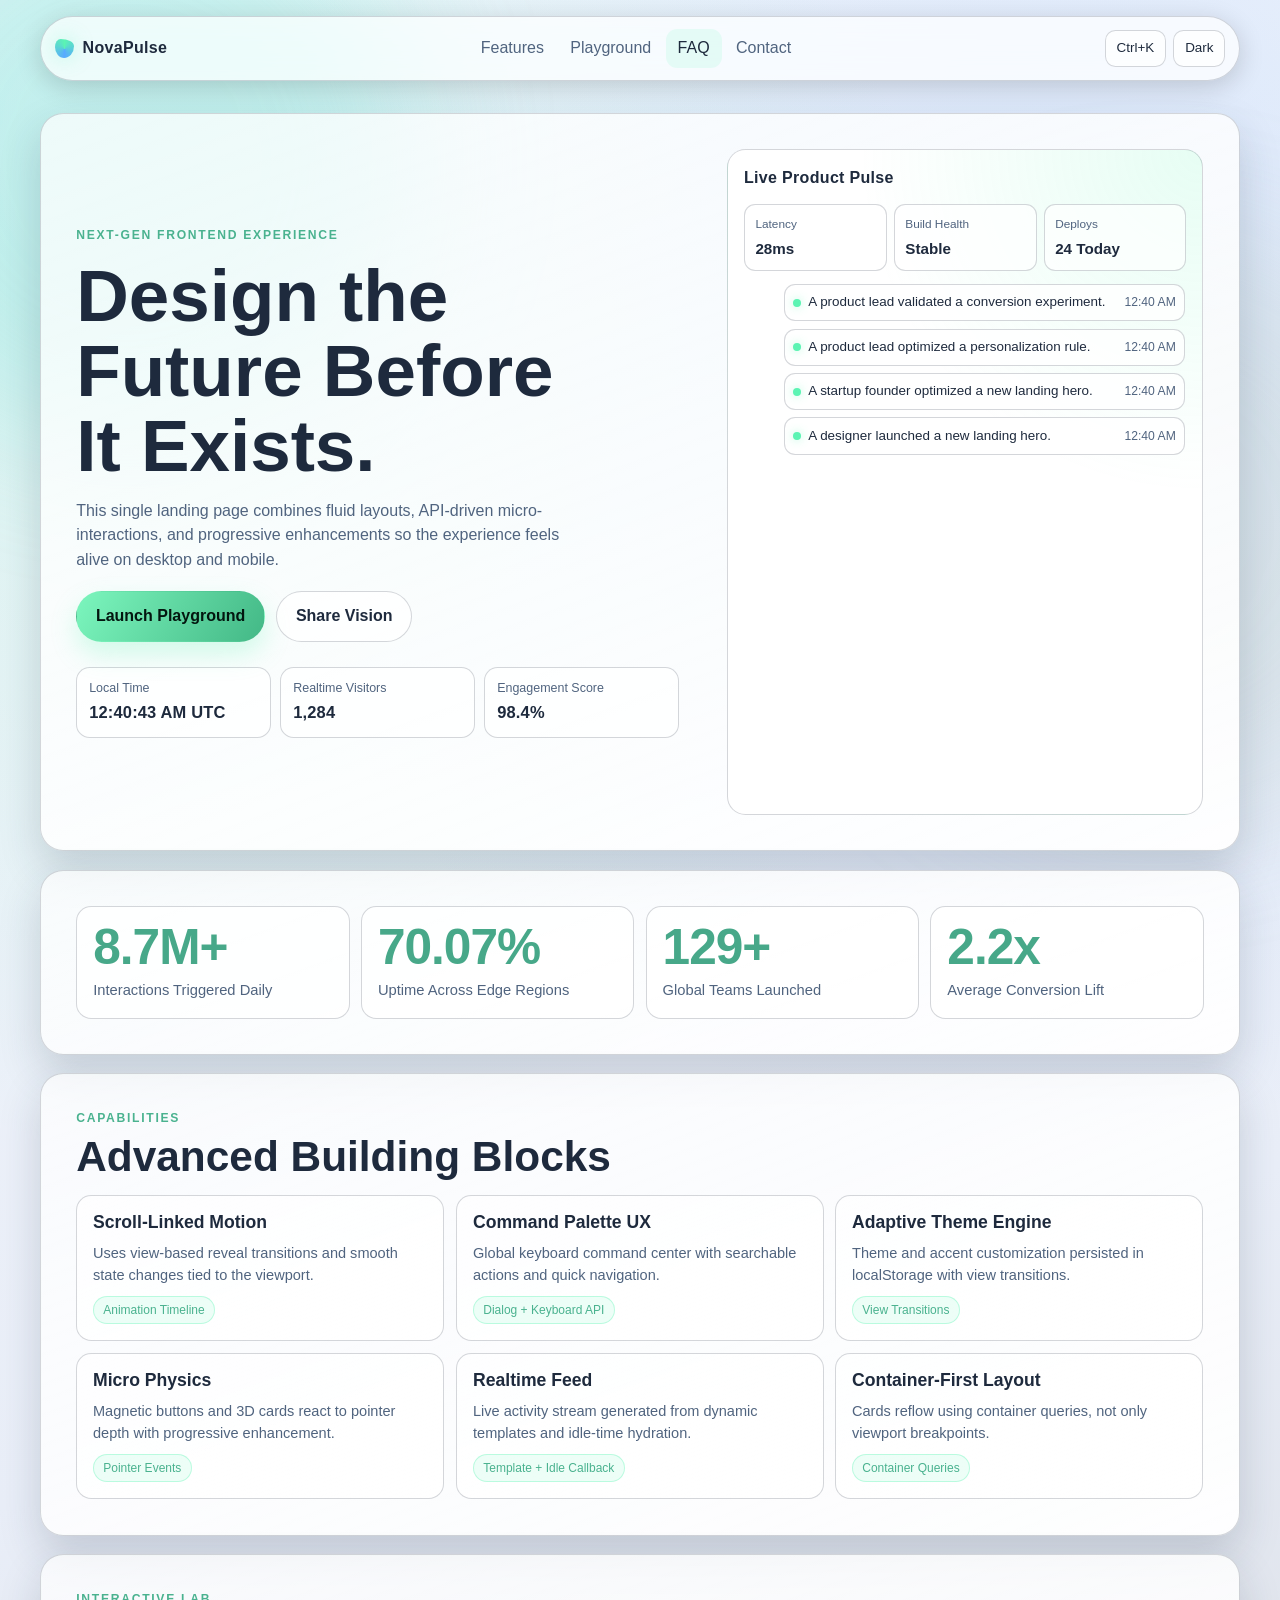
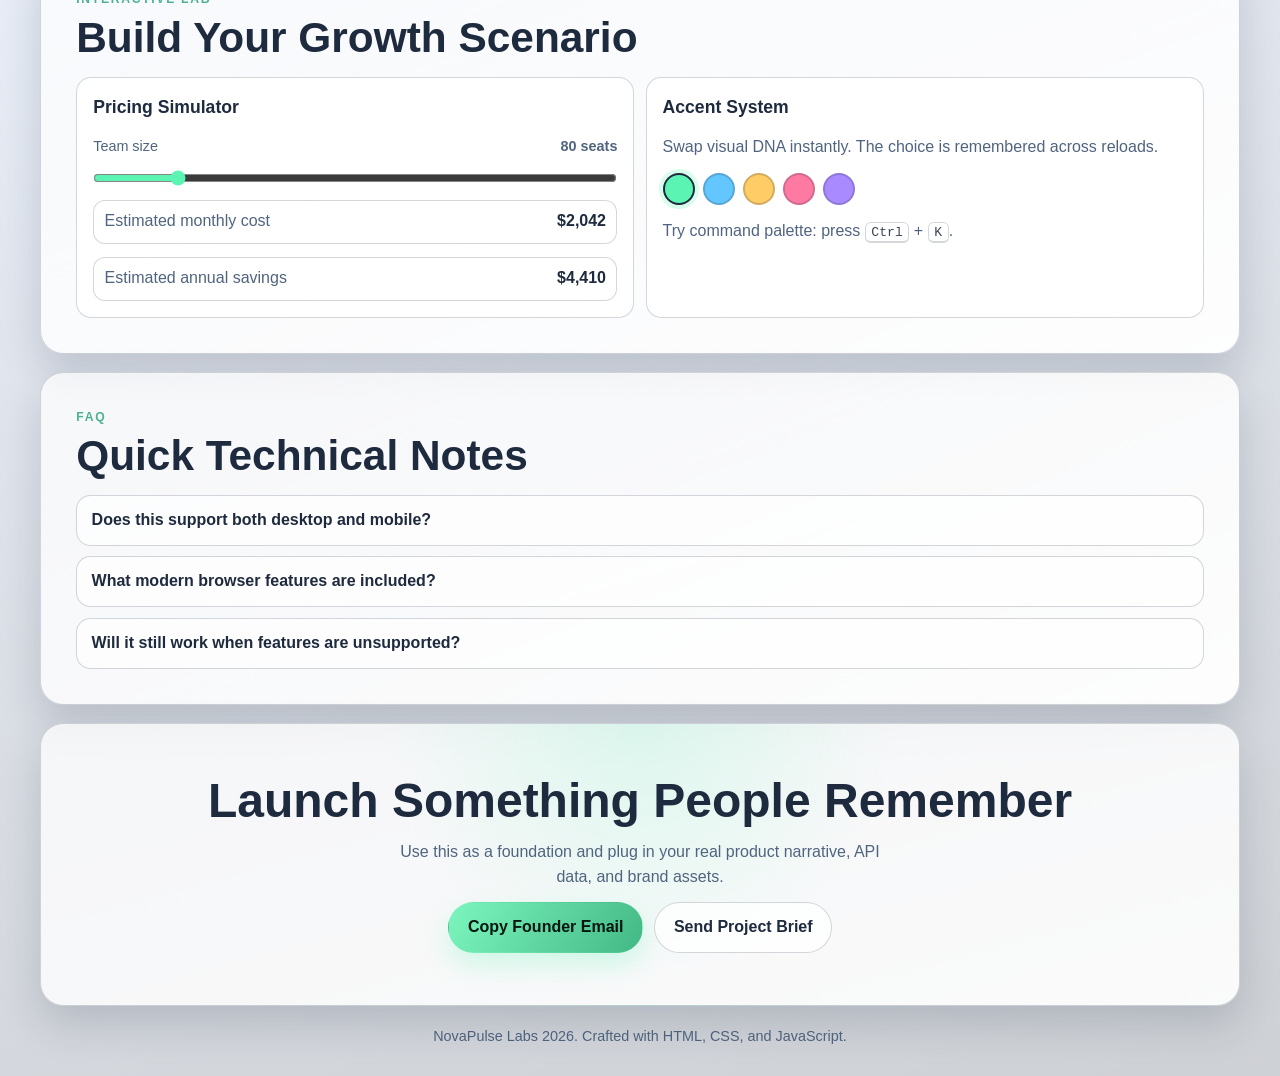
<file: landing.html>
<!doctype html>
<html lang="en" data-theme="dark">
<head>
  <meta charset="UTF-8" />
  <meta name="viewport" content="width=device-width, initial-scale=1.0" />
  <meta name="description" content="An extraordinary landing page showcasing modern HTML, CSS, and JavaScript concepts." />
  <meta name="color-scheme" content="dark light" />
  <meta name="theme-color" content="#080e18" />
  <title>NovaPulse | Extraordinary Landing Page</title>
  <link rel="stylesheet" href="landing.css" />
</head>
<body>
  <a class="skip-link" href="#top">Skip to main content</a>
  <noscript>
    <p class="no-script">JavaScript is disabled. Interactive modules are unavailable, but core content remains accessible.</p>
  </noscript>

  <div class="scroll-progress" id="scrollProgress" aria-hidden="true"></div>
  <div class="ambient ambient-one" aria-hidden="true"></div>
  <div class="ambient ambient-two" aria-hidden="true"></div>

  <header class="site-header" id="siteHeader">
    <a class="brand" href="#top" aria-label="NovaPulse home">
      <span class="brand-mark" aria-hidden="true"></span>
      <span class="brand-text">NovaPulse</span>
    </a>

    <button class="menu-toggle chip-button" id="menuToggle" aria-expanded="false" aria-controls="primaryNav">
      Menu
    </button>

    <nav class="nav-links" id="primaryNav" data-open="false" aria-label="Primary">
      <a href="#features">Features</a>
      <a href="#playground">Playground</a>
      <a href="#faq">FAQ</a>
      <a href="#contact">Contact</a>
    </nav>

    <div class="header-actions">
      <button class="chip-button" id="cmdButton" aria-label="Open command palette">Ctrl+K</button>
      <button class="chip-button" id="themeToggle" aria-label="Toggle color theme">Theme</button>
    </div>
  </header>

  <main id="top">
    <section class="section hero reveal" id="home">
      <div class="hero-copy">
        <p class="eyebrow">NEXT-GEN FRONTEND EXPERIENCE</p>
        <h1>Design the Future Before It Exists.</h1>
        <p class="lede">
          This single landing page combines fluid layouts, API-driven micro-interactions, and progressive enhancements
          so the experience feels alive on desktop and mobile.
        </p>
        <div class="hero-actions">
          <a class="btn btn-primary magnetic" href="#playground">Launch Playground</a>
          <button class="btn btn-secondary magnetic" id="shareButton" type="button">Share Vision</button>
        </div>
        <div class="quick-data">
          <article>
            <span class="label">Local Time</span>
            <strong id="timeChip">--:--:--</strong>
          </article>
          <article>
            <span class="label">Realtime Visitors</span>
            <strong id="visitorCount">1,284</strong>
          </article>
          <article>
            <span class="label">Engagement Score</span>
            <strong id="engagementScore">98.4%</strong>
          </article>
        </div>
      </div>

      <aside class="hero-panel tilt-card" data-tilt>
        <p class="panel-title">Live Product Pulse</p>
        <div class="pulse-grid">
          <article>
            <span>Latency</span>
            <strong>28ms</strong>
          </article>
          <article>
            <span>Build Health</span>
            <strong>Stable</strong>
          </article>
          <article>
            <span>Deploys</span>
            <strong>24 Today</strong>
          </article>
        </div>
        <ul class="activity-feed" id="activityFeed" aria-live="polite"></ul>
      </aside>
    </section>

    <section class="section stats reveal" id="stats">
      <article class="stat-card">
        <p class="stat-number" data-count="12.4" data-decimals="1" data-suffix="M+">0</p>
        <p>Interactions Triggered Daily</p>
      </article>
      <article class="stat-card">
        <p class="stat-number" data-count="99.99" data-decimals="2" data-suffix="%">0</p>
        <p>Uptime Across Edge Regions</p>
      </article>
      <article class="stat-card">
        <p class="stat-number" data-count="184" data-suffix="+">0</p>
        <p>Global Teams Launched</p>
      </article>
      <article class="stat-card">
        <p class="stat-number" data-count="3.2" data-decimals="1" data-suffix="x">0</p>
        <p>Average Conversion Lift</p>
      </article>
    </section>

    <section class="section features reveal" id="features">
      <div class="section-heading">
        <p class="eyebrow">CAPABILITIES</p>
        <h2>Advanced Building Blocks</h2>
      </div>
      <div class="feature-grid">
        <article class="feature-card tilt-card reveal" data-tilt>
          <h3>Scroll-Linked Motion</h3>
          <p>Uses view-based reveal transitions and smooth state changes tied to the viewport.</p>
          <span class="pill">Animation Timeline</span>
        </article>
        <article class="feature-card tilt-card reveal" data-tilt>
          <h3>Command Palette UX</h3>
          <p>Global keyboard command center with searchable actions and quick navigation.</p>
          <span class="pill">Dialog + Keyboard API</span>
        </article>
        <article class="feature-card tilt-card reveal" data-tilt>
          <h3>Adaptive Theme Engine</h3>
          <p>Theme and accent customization persisted in localStorage with view transitions.</p>
          <span class="pill">View Transitions</span>
        </article>
        <article class="feature-card tilt-card reveal" data-tilt>
          <h3>Micro Physics</h3>
          <p>Magnetic buttons and 3D cards react to pointer depth with progressive enhancement.</p>
          <span class="pill">Pointer Events</span>
        </article>
        <article class="feature-card tilt-card reveal" data-tilt>
          <h3>Realtime Feed</h3>
          <p>Live activity stream generated from dynamic templates and idle-time hydration.</p>
          <span class="pill">Template + Idle Callback</span>
        </article>
        <article class="feature-card tilt-card reveal" data-tilt>
          <h3>Container-First Layout</h3>
          <p>Cards reflow using container queries, not only viewport breakpoints.</p>
          <span class="pill">Container Queries</span>
        </article>
      </div>
    </section>

    <section class="section playground reveal" id="playground">
      <div class="section-heading">
        <p class="eyebrow">INTERACTIVE LAB</p>
        <h2>Build Your Growth Scenario</h2>
      </div>
      <div class="playground-grid">
        <article class="tool-card">
          <p class="tool-title">Pricing Simulator</p>
          <label class="range-header" for="teamSize">
            <span>Team size</span>
            <strong id="teamSizeValue">80 seats</strong>
          </label>
          <input id="teamSize" type="range" min="5" max="500" step="5" value="80" />
          <div class="calc-row">
            <span>Estimated monthly cost</span>
            <strong id="planPrice">$0</strong>
          </div>
          <div class="calc-row">
            <span>Estimated annual savings</span>
            <strong id="planSavings">$0</strong>
          </div>
        </article>

        <article class="tool-card">
          <p class="tool-title">Accent System</p>
          <p class="muted">Swap visual DNA instantly. The choice is remembered across reloads.</p>
          <div class="swatch-row" id="accentSwatches">
            <button class="swatch" type="button" data-accent="#5bf4b3" aria-label="Mint accent"></button>
            <button class="swatch" type="button" data-accent="#64c6ff" aria-label="Sky accent"></button>
            <button class="swatch" type="button" data-accent="#ffcc66" aria-label="Amber accent"></button>
            <button class="swatch" type="button" data-accent="#ff7aa2" aria-label="Rose accent"></button>
            <button class="swatch" type="button" data-accent="#a98bff" aria-label="Indigo accent"></button>
          </div>
          <p class="muted">Try command palette: press <kbd>Ctrl</kbd> + <kbd>K</kbd>.</p>
        </article>
      </div>
    </section>

    <section class="section faq reveal" id="faq">
      <div class="section-heading">
        <p class="eyebrow">FAQ</p>
        <h2>Quick Technical Notes</h2>
      </div>
      <div class="faq-list">
        <details>
          <summary>Does this support both desktop and mobile?</summary>
          <p>Yes. The page uses fluid type scales, container queries, and touch-friendly interactions.</p>
        </details>
        <details>
          <summary>What modern browser features are included?</summary>
          <p>Dialog, popover, view transitions, IntersectionObserver, container queries, and color-mix.</p>
        </details>
        <details>
          <summary>Will it still work when features are unsupported?</summary>
          <p>Yes. It uses progressive enhancement with fallbacks for reduced support environments.</p>
        </details>
      </div>
    </section>

    <section class="section cta reveal" id="contact">
      <h2>Launch Something People Remember</h2>
      <p>Use this as a foundation and plug in your real product narrative, API data, and brand assets.</p>
      <div class="cta-actions">
        <button class="btn btn-primary magnetic" id="copyEmail" type="button">Copy Founder Email</button>
        <a class="btn btn-secondary magnetic" href="mailto:hello@novapulse.dev">Send Project Brief</a>
      </div>
    </section>
  </main>

  <footer class="site-footer">
    <p>NovaPulse Labs <span id="year"></span>. Crafted with HTML, CSS, and JavaScript.</p>
  </footer>

  <dialog class="command" id="commandPalette" aria-label="Command palette">
    <div class="command-shell">
      <label class="sr-only" for="commandInput">Search command</label>
      <input
        id="commandInput"
        type="text"
        placeholder="Type a command..."
        autocomplete="off"
        role="combobox"
        aria-controls="commandList"
        aria-autocomplete="list"
        aria-expanded="false"
      />
      <ul id="commandList" role="listbox" aria-label="Available commands"></ul>
      <p class="command-help">Use up/down to navigate, enter to run, esc to close.</p>
    </div>
  </dialog>

  <div class="toast" id="toast" popover="manual" role="status"></div>

  <template id="activityTemplate">
    <li class="activity-item">
      <span class="dot" aria-hidden="true"></span>
      <span class="activity-text"></span>
      <time class="activity-time"></time>
    </li>
  </template>

  <script type="module" src="landing.js"></script>
</body>
</html>
</file>
<file: landing.css>
@layer reset, base, layout, components, motion;

@property --orb-angle {
  syntax: "<angle>";
  inherits: false;
  initial-value: 0deg;
}

@layer reset {
  *,
  *::before,
  *::after {
    box-sizing: border-box;
  }

  * {
    margin: 0;
  }

  html:focus-within {
    scroll-behavior: smooth;
  }

  img,
  svg {
    display: block;
    max-width: 100%;
  }

  a {
    color: inherit;
  }

  button,
  input {
    font: inherit;
    color: inherit;
  }
}

@layer base {
  :root {
    --bg: #080e18;
    --bg-elev: #0f1726;
    --surface: rgba(17, 28, 46, 0.75);
    --surface-strong: #111d31;
    --text: #eff5ff;
    --muted: #98abc7;
    --accent: #5bf4b3;
    --ring: #aaf8d8;
    --line: rgba(239, 245, 255, 0.14);
    --ring: color-mix(in oklab, var(--accent), white 42%);
    --line: color-mix(in oklab, var(--text), transparent 86%);
    --radius: 1.15rem;
    --radius-lg: 1.45rem;
    --max-width: 1200px;
    --shadow-soft: 0 18px 48px rgba(0, 0, 0, 0.36);
    --shadow-focus: 0 0 0 4px color-mix(in oklab, var(--accent), transparent 72%);
    --orb-angle: 0deg;
  }

  html[data-theme="light"] {
    --bg: #f4f7fc;
    --bg-elev: #e9eef8;
    --surface: rgba(255, 255, 255, 0.78);
    --surface-strong: #ffffff;
    --text: #1e2a3d;
    --muted: #50647f;
    --line: rgba(30, 42, 61, 0.16);
    --line: color-mix(in oklab, #132033, transparent 82%);
    --shadow-soft: 0 18px 42px rgba(32, 48, 74, 0.18);
  }

  html,
  body {
    min-height: 100%;
  }

  body {
    font-family: "Segoe UI Variable", "Avenir Next", "Segoe UI", sans-serif;
    line-height: 1.55;
    color: var(--text);
    background:
      radial-gradient(circle at 18% 16%, color-mix(in oklab, var(--accent), transparent 85%) 0%, transparent 30%),
      radial-gradient(circle at 82% 12%, rgba(80, 150, 255, 0.16) 0%, transparent 32%),
      linear-gradient(165deg, var(--bg), var(--bg-elev) 50%, color-mix(in oklab, var(--bg), black 12%));
    overflow-x: clip;
  }

  ::selection {
    background: color-mix(in oklab, var(--accent), black 22%);
    color: #03120c;
  }

  :focus-visible {
    outline: none;
    box-shadow: var(--shadow-focus);
  }

  .skip-link {
    position: fixed;
    top: 0.6rem;
    left: 0.6rem;
    z-index: 4000;
    text-decoration: none;
    background: #0d1421;
    background: color-mix(in oklab, var(--surface-strong), black 8%);
    border: 1px solid rgba(91, 244, 179, 0.4);
    border: 1px solid color-mix(in oklab, var(--accent), transparent 62%);
    border-radius: 0.6rem;
    padding: 0.45rem 0.62rem;
    color: var(--text);
    transform: translateY(-140%);
    transition: transform 180ms ease;
  }

  .skip-link:focus-visible {
    transform: translateY(0);
  }

  .no-script {
    width: min(var(--max-width), calc(100% - 2rem));
    margin: 1rem auto 0;
    border: 1px solid rgba(255, 157, 157, 0.44);
    border: 1px solid color-mix(in oklab, #ff9d9d, transparent 54%);
    background: rgba(255, 157, 157, 0.08);
    background: color-mix(in oklab, #ff9d9d, transparent 92%);
    border-radius: 0.75rem;
    padding: 0.58rem 0.75rem;
    color: var(--text);
    font-size: 0.88rem;
  }

  .sr-only {
    position: absolute;
    width: 1px;
    height: 1px;
    padding: 0;
    margin: -1px;
    overflow: hidden;
    clip: rect(0 0 0 0);
    white-space: nowrap;
    border: 0;
  }

  .muted {
    color: var(--muted);
  }

  kbd {
    border: 1px solid var(--line);
    border-bottom-width: 2px;
    border-radius: 0.35rem;
    padding: 0.1rem 0.35rem;
    font-size: 0.82rem;
    color: color-mix(in oklab, var(--text), transparent 12%);
    background: color-mix(in oklab, var(--surface-strong), transparent 8%);
  }
}

@layer layout {
  .scroll-progress {
    position: fixed;
    inset: 0 0 auto;
    z-index: 2000;
    height: 3px;
    background: linear-gradient(90deg, var(--accent), color-mix(in oklab, var(--accent), #73b8ff 42%));
    transform-origin: left;
    transform: scaleX(0);
  }

  .ambient {
    position: fixed;
    z-index: -2;
    width: 36rem;
    aspect-ratio: 1;
    border-radius: 50%;
    filter: blur(74px);
    pointer-events: none;
    opacity: 0.25;
  }

  .ambient-one {
    background: color-mix(in oklab, var(--accent), #53a7ff 35%);
    left: -10rem;
    top: -8rem;
  }

  .ambient-two {
    background: color-mix(in oklab, var(--accent), #ff94bd 45%);
    right: -10rem;
    top: 15rem;
  }

  .site-header {
    position: sticky;
    top: 1rem;
    z-index: 100;
    width: min(var(--max-width), calc(100% - 2rem));
    margin-inline: auto;
    margin-top: 1rem;
    padding: 0.75rem 0.85rem;
    display: grid;
    grid-template-columns: auto 1fr auto;
    align-items: center;
    gap: 0.75rem;
    border: 1px solid var(--line);
    border-radius: 999px;
    background: color-mix(in oklab, var(--surface-strong), transparent 26%);
    backdrop-filter: blur(14px) saturate(130%);
    box-shadow: 0 6px 26px rgba(0, 0, 0, 0.16);
  }

  .site-header:has(.nav-links[data-open="true"]) {
    border-color: color-mix(in oklab, var(--accent), transparent 56%);
    box-shadow: 0 10px 30px color-mix(in oklab, var(--accent), transparent 80%);
  }

  .brand {
    display: inline-flex;
    align-items: center;
    gap: 0.55rem;
    text-decoration: none;
    font-weight: 700;
    letter-spacing: 0.02em;
  }

  .brand-mark {
    width: 1.2rem;
    height: 1.2rem;
    border-radius: 30% 70% 52% 48% / 42% 38% 62% 58%;
    background: conic-gradient(from var(--orb-angle), var(--accent), #58aaff, var(--accent));
    box-shadow: 0 0 20px color-mix(in oklab, var(--accent), transparent 65%);
  }

  .brand-text {
    font-size: 1rem;
  }

  .nav-links {
    display: flex;
    justify-content: center;
    gap: 0.15rem;
  }

  .nav-links a {
    text-decoration: none;
    color: var(--muted);
    padding: 0.45rem 0.75rem;
    border-radius: 0.7rem;
    transition: color 160ms ease, background 160ms ease;
  }

  .nav-links a:hover,
  .nav-links a[data-current="true"] {
    color: var(--text);
    background: color-mix(in oklab, var(--accent), transparent 88%);
  }

  .nav-links a:focus-visible {
    box-shadow: 0 0 0 3px color-mix(in oklab, var(--accent), transparent 70%);
  }

  .header-actions {
    display: flex;
    align-items: center;
    gap: 0.45rem;
  }

  .menu-toggle {
    display: none;
  }

  main {
    width: min(var(--max-width), calc(100% - 2rem));
    margin: 2rem auto 0;
    display: grid;
    gap: 1.15rem;
  }

  .section {
    position: relative;
    isolation: isolate;
    border: 1px solid var(--line);
    border-radius: var(--radius-lg);
    padding: clamp(1.1rem, 3.2vw, 2.2rem);
    background:
      linear-gradient(160deg, color-mix(in oklab, var(--surface), transparent 8%), color-mix(in oklab, var(--surface-strong), transparent 5%));
    box-shadow: var(--shadow-soft);
    scroll-margin-top: 6.5rem;
  }

  .section::before {
    content: "";
    position: absolute;
    inset: 0;
    border-radius: inherit;
    pointer-events: none;
    border: 1px solid color-mix(in oklab, var(--accent), transparent 95%);
    mix-blend-mode: screen;
  }

  .hero {
    min-height: min(82svh, 760px);
    display: grid;
    grid-template-columns: minmax(0, 1.2fr) minmax(0, 0.9fr);
    gap: 1rem;
    align-items: stretch;
  }

  .hero-copy {
    display: grid;
    align-content: center;
    gap: 0.9rem;
    padding-right: clamp(0rem, 4vw, 2rem);
  }

  .eyebrow {
    font-size: 0.76rem;
    font-weight: 700;
    color: color-mix(in oklab, var(--accent), var(--text) 30%);
    letter-spacing: 0.14em;
  }

  .hero h1 {
    font-size: clamp(2.1rem, 6vw, 4.55rem);
    line-height: 1.03;
    max-width: 12ch;
    text-wrap: balance;
  }

  .lede {
    color: var(--muted);
    max-width: 56ch;
  }

  .hero-actions {
    display: flex;
    flex-wrap: wrap;
    gap: 0.65rem;
    margin-top: 0.25rem;
  }

  .quick-data {
    margin-top: 0.6rem;
    display: grid;
    grid-template-columns: repeat(3, minmax(0, 1fr));
    gap: 0.55rem;
  }

  .quick-data article {
    border: 1px solid var(--line);
    border-radius: 0.85rem;
    padding: 0.7rem 0.75rem;
    background: color-mix(in oklab, var(--surface-strong), transparent 28%);
    display: grid;
    gap: 0.15rem;
  }

  .quick-data .label {
    color: var(--muted);
    font-size: 0.78rem;
  }

  .quick-data strong {
    font-size: 1.03rem;
    letter-spacing: 0.01em;
  }

  .hero-panel {
    border: 1px solid var(--line);
    border-radius: var(--radius);
    padding: 1rem;
    background:
      radial-gradient(circle at top right, color-mix(in oklab, var(--accent), transparent 85%) 0%, transparent 42%),
      color-mix(in oklab, var(--surface-strong), transparent 8%);
    display: grid;
    align-content: start;
    gap: 0.8rem;
    min-height: 100%;
  }

  .panel-title {
    font-weight: 700;
    letter-spacing: 0.02em;
  }

  .pulse-grid {
    display: grid;
    grid-template-columns: repeat(3, minmax(0, 1fr));
    gap: 0.45rem;
  }

  .pulse-grid article {
    border: 1px solid var(--line);
    border-radius: 0.7rem;
    padding: 0.65rem;
    display: grid;
    gap: 0.2rem;
    background: color-mix(in oklab, var(--surface), transparent 14%);
  }

  .pulse-grid span {
    color: var(--muted);
    font-size: 0.74rem;
  }

  .pulse-grid strong {
    font-size: 0.95rem;
  }

  .activity-feed {
    list-style: none;
    display: grid;
    gap: 0.45rem;
    max-height: 16.8rem;
    overflow: auto;
    padding-right: 0.1rem;
  }

  .activity-item {
    display: grid;
    grid-template-columns: auto 1fr auto;
    align-items: center;
    gap: 0.45rem;
    padding: 0.45rem 0.5rem;
    border-radius: 0.7rem;
    border: 1px solid var(--line);
    background: color-mix(in oklab, var(--surface-strong), transparent 20%);
    font-size: 0.84rem;
  }

  .dot {
    width: 0.5rem;
    height: 0.5rem;
    border-radius: 50%;
    background: var(--accent);
    box-shadow: 0 0 10px color-mix(in oklab, var(--accent), transparent 55%);
  }

  .activity-time {
    color: var(--muted);
    font-size: 0.76rem;
  }

  .stats {
    display: grid;
    grid-template-columns: repeat(4, minmax(0, 1fr));
    gap: 0.7rem;
  }

  .stat-card {
    border: 1px solid var(--line);
    border-radius: 0.95rem;
    padding: 1rem;
    background: color-mix(in oklab, var(--surface-strong), transparent 20%);
    display: grid;
    gap: 0.4rem;
  }

  .stat-number {
    font-size: clamp(1.65rem, 4vw, 3.1rem);
    font-weight: 750;
    line-height: 1;
    letter-spacing: -0.02em;
    color: color-mix(in oklab, var(--accent), var(--text) 35%);
  }

  .stat-card p:last-child {
    color: var(--muted);
    font-size: 0.92rem;
  }

  .section-heading {
    display: grid;
    gap: 0.3rem;
    margin-bottom: 0.95rem;
  }

  .section-heading h2 {
    font-size: clamp(1.55rem, 4vw, 2.65rem);
    line-height: 1.12;
    text-wrap: balance;
  }

  .features {
    container-type: inline-size;
  }

  .feature-grid {
    display: grid;
    grid-template-columns: repeat(3, minmax(0, 1fr));
    gap: 0.7rem;
  }

  .feature-card {
    border: 1px solid var(--line);
    border-radius: 0.95rem;
    padding: 1rem;
    background:
      linear-gradient(160deg, color-mix(in oklab, var(--surface), transparent 15%), color-mix(in oklab, var(--surface-strong), transparent 8%));
    display: grid;
    align-content: start;
    gap: 0.55rem;
  }

  .feature-card h3 {
    font-size: 1.1rem;
    line-height: 1.2;
  }

  .feature-card p {
    color: var(--muted);
    font-size: 0.91rem;
  }

  .pill {
    width: max-content;
    font-size: 0.75rem;
    border-radius: 999px;
    padding: 0.25rem 0.58rem;
    border: 1px solid color-mix(in oklab, var(--accent), transparent 65%);
    color: color-mix(in oklab, var(--accent), var(--text) 30%);
    background: color-mix(in oklab, var(--accent), transparent 89%);
  }

  .playground-grid {
    display: grid;
    grid-template-columns: repeat(2, minmax(0, 1fr));
    gap: 0.7rem;
  }

  .tool-card {
    border: 1px solid var(--line);
    border-radius: 0.95rem;
    padding: 1rem;
    background: color-mix(in oklab, var(--surface-strong), transparent 14%);
    display: grid;
    gap: 0.85rem;
    align-content: start;
  }

  .tool-title {
    font-size: 1.1rem;
    font-weight: 700;
  }

  .range-header {
    display: flex;
    justify-content: space-between;
    gap: 0.5rem;
    color: var(--muted);
    font-size: 0.9rem;
  }

  input[type="range"] {
    width: 100%;
    accent-color: var(--accent);
    cursor: pointer;
  }

  .calc-row {
    display: flex;
    justify-content: space-between;
    gap: 0.7rem;
    border: 1px solid var(--line);
    border-radius: 0.75rem;
    padding: 0.52rem 0.65rem;
    background: color-mix(in oklab, var(--surface), transparent 20%);
    color: var(--muted);
  }

  .calc-row strong {
    color: var(--text);
    font-weight: 700;
  }

  .swatch-row {
    display: flex;
    flex-wrap: wrap;
    gap: 0.5rem;
  }

  .swatch {
    width: 2rem;
    height: 2rem;
    border-radius: 50%;
    border: 2px solid color-mix(in oklab, var(--text), transparent 80%);
    cursor: pointer;
    transition: transform 140ms ease;
  }

  .swatch:hover {
    transform: translateY(-2px);
  }

  .swatch[data-accent="#5bf4b3"] {
    background: #5bf4b3;
  }

  .swatch[data-accent="#64c6ff"] {
    background: #64c6ff;
  }

  .swatch[data-accent="#ffcc66"] {
    background: #ffcc66;
  }

  .swatch[data-accent="#ff7aa2"] {
    background: #ff7aa2;
  }

  .swatch[data-accent="#a98bff"] {
    background: #a98bff;
  }

  .swatch.is-active {
    border-color: var(--text);
    box-shadow: 0 0 0 4px color-mix(in oklab, var(--accent), transparent 76%);
  }

  .faq-list {
    display: grid;
    gap: 0.65rem;
  }

  .faq-list details {
    border: 1px solid var(--line);
    border-radius: 0.9rem;
    padding: 0.76rem 0.9rem;
    background: color-mix(in oklab, var(--surface), transparent 18%);
  }

  .faq-list details[open] {
    border-color: color-mix(in oklab, var(--accent), transparent 56%);
  }

  .faq-list summary {
    cursor: pointer;
    font-weight: 620;
    list-style: none;
  }

  .faq-list summary::-webkit-details-marker {
    display: none;
  }

  .faq-list p {
    margin-top: 0.45rem;
    color: var(--muted);
  }

  .cta {
    text-align: center;
    display: grid;
    place-items: center;
    gap: 0.8rem;
    padding-block: clamp(2rem, 5vw, 3.2rem);
    background:
      radial-gradient(circle at 50% 0%, color-mix(in oklab, var(--accent), transparent 83%) 0%, transparent 38%),
      linear-gradient(165deg, color-mix(in oklab, var(--surface), transparent 5%), color-mix(in oklab, var(--surface-strong), transparent 10%));
  }

  .cta h2 {
    font-size: clamp(1.7rem, 4.5vw, 3rem);
    line-height: 1.08;
  }

  .cta p {
    color: var(--muted);
    max-width: 56ch;
  }

  .cta-actions {
    display: flex;
    flex-wrap: wrap;
    justify-content: center;
    gap: 0.65rem;
  }

  .site-footer {
    width: min(var(--max-width), calc(100% - 2rem));
    margin: 1.2rem auto 1.8rem;
    text-align: center;
    color: var(--muted);
    font-size: 0.9rem;
  }
}

@layer components {
  .chip-button {
    border: 1px solid var(--line);
    background: color-mix(in oklab, var(--surface), transparent 12%);
    color: var(--text);
    border-radius: 0.65rem;
    padding: 0.45rem 0.68rem;
    cursor: pointer;
    font-size: 0.84rem;
    transition: background 160ms ease, border-color 160ms ease, transform 160ms ease;
  }

  .chip-button:hover {
    transform: translateY(-1px);
    border-color: color-mix(in oklab, var(--accent), transparent 65%);
  }

  .btn {
    display: inline-flex;
    align-items: center;
    justify-content: center;
    text-decoration: none;
    border-radius: 999px;
    border: 1px solid transparent;
    padding: 0.76rem 1.18rem;
    font-weight: 640;
    cursor: pointer;
    transition: transform 180ms cubic-bezier(0.2, 0.7, 0.2, 1), box-shadow 180ms ease, background 180ms ease;
  }

  .btn-primary {
    color: #03160f;
    background: linear-gradient(120deg, color-mix(in oklab, var(--accent), white 14%), color-mix(in oklab, var(--accent), black 19%));
    box-shadow: 0 12px 26px color-mix(in oklab, var(--accent), transparent 74%);
  }

  .btn-secondary {
    color: var(--text);
    border-color: var(--line);
    background: color-mix(in oklab, var(--surface), transparent 5%);
  }

  .btn:hover {
    transform: translateY(-2px);
  }

  .command {
    width: min(680px, calc(100% - 1.2rem));
    border: 1px solid color-mix(in oklab, var(--accent), transparent 72%);
    border-radius: 1rem;
    background: color-mix(in oklab, var(--surface-strong), transparent 4%);
    color: var(--text);
    padding: 0;
    box-shadow: 0 26px 56px rgba(0, 0, 0, 0.42);
  }

  .command::backdrop {
    background: rgba(4, 9, 16, 0.58);
    backdrop-filter: blur(4px);
  }

  .command-shell {
    padding: 0.8rem;
    display: grid;
    gap: 0.6rem;
  }

  #commandInput {
    width: 100%;
    border: 1px solid var(--line);
    border-radius: 0.8rem;
    padding: 0.62rem 0.75rem;
    background: color-mix(in oklab, var(--surface), transparent 12%);
  }

  #commandList {
    list-style: none;
    display: grid;
    gap: 0.4rem;
    max-height: 18rem;
    overflow: auto;
  }

  .command-item button {
    width: 100%;
    text-align: left;
    border: 1px solid var(--line);
    border-radius: 0.72rem;
    padding: 0.56rem 0.62rem;
    cursor: pointer;
    background: color-mix(in oklab, var(--surface), transparent 12%);
    color: var(--text);
    transition: background 150ms ease, border-color 150ms ease;
  }

  .command-item button[data-active="true"],
  .command-item button[aria-selected="true"],
  .command-item button:hover {
    border-color: color-mix(in oklab, var(--accent), transparent 60%);
    background: color-mix(in oklab, var(--accent), transparent 88%);
  }

  .command-empty {
    color: var(--muted);
    font-size: 0.9rem;
    padding: 0.5rem 0.2rem;
  }

  .command-help {
    color: var(--muted);
    font-size: 0.79rem;
  }

  .toast {
    position: fixed;
    left: 50%;
    bottom: 1rem;
    transform: translate(-50%, 20px);
    opacity: 0;
    border: 1px solid color-mix(in oklab, var(--accent), transparent 66%);
    background: color-mix(in oklab, var(--surface-strong), transparent 5%);
    color: var(--text);
    border-radius: 999px;
    padding: 0.52rem 0.82rem;
    font-size: 0.88rem;
    z-index: 3000;
  }

  .toast:popover-open,
  .toast.visible {
    opacity: 1;
    transform: translate(-50%, 0);
    transition: opacity 180ms ease, transform 180ms ease;
  }
}

@layer motion {
  .reveal {
    opacity: 0;
    transform: translateY(22px) scale(0.992);
    transition: opacity 680ms cubic-bezier(0.22, 0.7, 0.17, 1), transform 680ms cubic-bezier(0.22, 0.7, 0.17, 1);
  }

  .reveal.in-view {
    opacity: 1;
    transform: none;
  }

  .magnetic {
    will-change: transform;
  }

  .tilt-card {
    transform-style: preserve-3d;
    transition: transform 180ms cubic-bezier(0.2, 0.65, 0.2, 1), box-shadow 180ms ease;
    will-change: transform;
  }

  .tilt-card > * {
    transform: translateZ(11px);
  }

  .ambient-one {
    animation: float-one 20s ease-in-out infinite alternate;
  }

  .ambient-two {
    animation: float-two 24s ease-in-out infinite alternate;
  }

  .brand-mark {
    animation: spin-orb 7s linear infinite;
  }

  @supports (animation-timeline: view()) {
    .reveal {
      animation: reveal-up both linear;
      animation-timeline: view();
      animation-range: entry 5% cover 34%;
      opacity: 1;
      transform: none;
      transition: none;
    }

    .reveal.in-view {
      opacity: 1;
      transform: none;
    }
  }

  @keyframes reveal-up {
    from {
      opacity: 0;
      transform: translateY(24px);
    }
    to {
      opacity: 1;
      transform: translateY(0);
    }
  }

  @keyframes spin-orb {
    to {
      --orb-angle: 1turn;
    }
  }

  @keyframes float-one {
    from {
      transform: translate3d(0, 0, 0);
    }
    to {
      transform: translate3d(3rem, 2rem, 0);
    }
  }

  @keyframes float-two {
    from {
      transform: translate3d(0, 0, 0);
    }
    to {
      transform: translate3d(-3.6rem, -2.4rem, 0);
    }
  }
}

@container (max-width: 900px) {
  .feature-grid {
    grid-template-columns: repeat(2, minmax(0, 1fr));
  }
}

@container (max-width: 610px) {
  .feature-grid {
    grid-template-columns: 1fr;
  }
}

@media (max-width: 1060px) {
  .hero {
    grid-template-columns: 1fr;
    min-height: auto;
  }

  .stats {
    grid-template-columns: repeat(2, minmax(0, 1fr));
  }

  .playground-grid {
    grid-template-columns: 1fr;
  }
}

@media (max-width: 860px) {
  .site-header {
    grid-template-columns: auto auto auto;
    grid-template-areas:
      "brand actions menu"
      "nav nav nav";
    border-radius: 1rem;
  }

  .brand {
    grid-area: brand;
  }

  .header-actions {
    grid-area: actions;
    justify-self: center;
  }

  .menu-toggle {
    grid-area: menu;
    justify-self: end;
    display: inline-flex;
  }

  .nav-links {
    grid-area: nav;
    display: grid;
    grid-template-columns: 1fr;
    gap: 0.35rem;
    max-height: 0;
    opacity: 0;
    overflow: hidden;
    padding-top: 0;
    transition: max-height 260ms ease, opacity 260ms ease, padding-top 260ms ease;
  }

  .nav-links[data-open="true"] {
    max-height: 16rem;
    opacity: 1;
    padding-top: 0.4rem;
  }

  .nav-links a {
    border: 1px solid var(--line);
    background: color-mix(in oklab, var(--surface), transparent 8%);
  }
}

@media (max-width: 620px) {
  .hero-actions,
  .cta-actions {
    width: 100%;
  }

  .btn {
    width: 100%;
  }

  .quick-data {
    grid-template-columns: 1fr;
  }

  .stats {
    grid-template-columns: 1fr;
  }

  .header-actions {
    gap: 0.35rem;
  }

  .chip-button {
    padding: 0.42rem 0.56rem;
  }
}

@media (prefers-reduced-motion: reduce) {
  *,
  *::before,
  *::after {
    animation-duration: 0.001ms !important;
    animation-iteration-count: 1 !important;
    transition-duration: 0.001ms !important;
    scroll-behavior: auto !important;
  }

  .ambient {
    display: none;
  }
}

@media (prefers-contrast: more) {
  :root {
    --line: color-mix(in oklab, var(--text), transparent 72%);
  }

  .section,
  .feature-card,
  .tool-card,
  .stat-card,
  .activity-item,
  .faq-list details,
  .hero-panel {
    border-width: 2px;
  }
}
</file>
